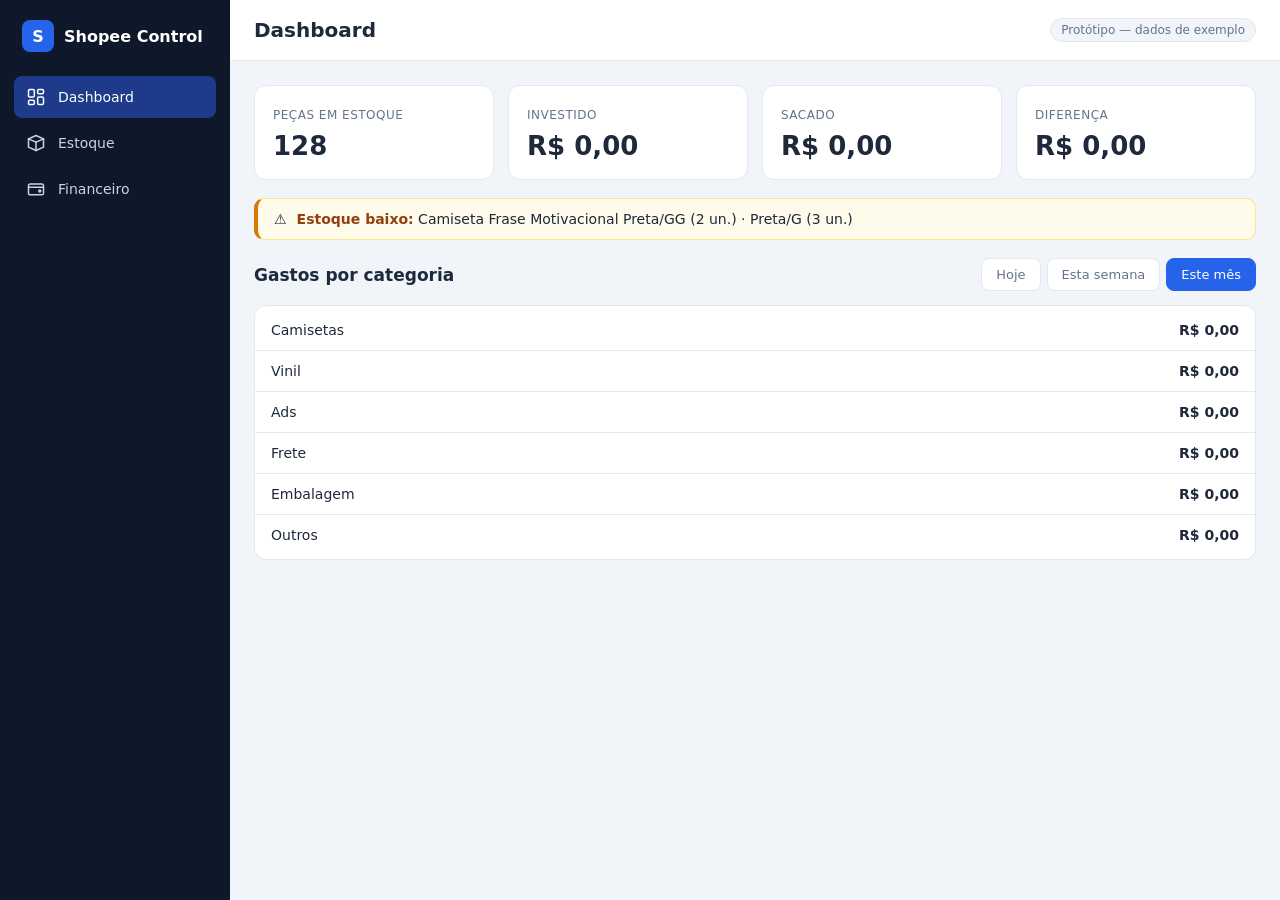
<file: index.html>
<!DOCTYPE html>
<html lang="pt-BR">
<head>
  <meta charset="UTF-8">
  <meta name="viewport" content="width=device-width, initial-scale=1">
  <title>Shopee Control</title>
  <style>
/* ===== CORES E MEDIDAS (mude aqui para trocar o visual do app inteiro) ===== */
:root {
  --azul: #2563eb;
  --menu: #0f172a;
  --menu-ativo: #1e3a8a;
  --fundo: #f1f5f9;
  --borda: #e2e8f0;
  --texto: #1e293b;
  --suave: #64748b;
  --largura-menu: 230px;
}

* { box-sizing: border-box; }
[hidden] { display: none !important; }
body { margin: 0; font-family: system-ui, -apple-system, "Segoe UI", Arial, sans-serif; background: var(--fundo); color: var(--texto); }
h1, h2 { margin: 0; }

/* ===== ESTRUTURA GERAL ===== */
.app { display: flex; min-height: 100vh; }
.conteudo { flex: 1; min-width: 0; }
main { padding: 24px; max-width: 1100px; }

/* ===== MENU LATERAL ===== */
.menu { width: var(--largura-menu); background: var(--menu); color: #fff; padding: 20px 14px; position: sticky; top: 0; height: 100vh; flex-shrink: 0; }
.marca { display: flex; align-items: center; gap: 10px; padding: 0 8px 24px; font-weight: 700; font-size: 16px; }
.marca-icone { width: 32px; height: 32px; border-radius: 8px; background: var(--azul); display: grid; place-items: center; }
.menu nav { display: flex; flex-direction: column; gap: 4px; }
.menu a { display: flex; align-items: center; gap: 12px; padding: 11px 12px; border-radius: 8px; color: #cbd5e1; text-decoration: none; font-size: 14px; }
.menu a:hover { background: rgba(255,255,255,.06); }
.menu a.ativo { background: var(--menu-ativo); color: #fff; }
.menu svg { width: 20px; height: 20px; fill: none; stroke: currentColor; stroke-width: 1.8; stroke-linecap: round; stroke-linejoin: round; flex-shrink: 0; }

/* ===== TOPO ===== */
.topo { display: flex; align-items: center; justify-content: space-between; padding: 18px 24px; background: #fff; border-bottom: 1px solid var(--borda); }
.topo h1 { font-size: 20px; }
.selo { font-size: 12px; color: var(--suave); background: var(--fundo); border: 1px solid var(--borda); padding: 4px 10px; border-radius: 999px; }

/* ===== CARDS E PAINÉIS ===== */
.cards { display: grid; grid-template-columns: repeat(4, 1fr); gap: 14px; margin-bottom: 18px; }
.cards.tres { grid-template-columns: repeat(3, 1fr); }
.card, .painel { background: #fff; border: 1px solid var(--borda); border-radius: 12px; }
.card { padding: 18px; }
.card small { color: var(--suave); font-size: 12px; text-transform: uppercase; letter-spacing: .5px; }
.card b { display: block; margin-top: 8px; font-size: 26px; }
.painel.vazio { padding: 28px; text-align: center; color: var(--suave); }
.painel.vazio h2 { color: var(--texto); font-size: 17px; margin-bottom: 8px; }
.painel.texto { padding: 20px 22px; }
.painel.texto h2 { font-size: 15px; margin-bottom: 6px; }
.painel.texto p { margin: 0; color: var(--suave); font-size: 14px; line-height: 1.5; }

/* Aviso: destaque de estoque baixo, igual ao card amarelo do dashboard */
.aviso { display: flex; gap: 10px; align-items: flex-start; background: #fffbeb; border: 1px solid #fde68a; border-left: 4px solid #d97706; border-radius: 10px; padding: 12px 16px; margin-bottom: 18px; font-size: 14px; }
.aviso b { color: #92400e; }

/* Nota de rodapé abaixo das tabelas, avisando que são dados de exemplo */
.nota { font-size: 12px; color: var(--suave); margin-top: 10px; }

.baixo { color: #dc2626; font-weight: 700; }
.btn.cinza { background: #64748b; }
.acao-linha { display: flex; gap: 6px; }
.mini { width: 28px; height: 28px; border: 1px solid #cbd5e1; background: #fff; border-radius: 6px; cursor: pointer; font-size: 14px; line-height: 1; }
.mini:hover { background: #fee2e2; border-color: #fca5a5; }

/* ===== MODAL (formulário de nova movimentação) ===== */
dialog#modal-mov { border: 0; border-radius: 14px; padding: 0; width: 92%; max-width: 380px; box-shadow: 0 20px 40px rgba(0,0,0,.2); }
dialog#modal-mov::backdrop { background: rgba(15, 23, 42, .45); }
dialog#modal-mov form { padding: 22px; display: flex; flex-direction: column; gap: 14px; }
dialog#modal-mov h2 { font-size: 17px; margin-bottom: 4px; }
.campo { display: flex; flex-direction: column; gap: 6px; }
.campo label { font-size: 12px; color: var(--suave); font-weight: 600; }
.campo input, .campo select { padding: 10px 11px; border: 1px solid #cbd5e1; border-radius: 8px; font-size: 14px; font-family: inherit; }
.campo-acoes { display: flex; justify-content: flex-end; gap: 8px; margin-top: 6px; }

/* ===== DASHBOARD: filtro de período e lista de gastos por categoria ===== */
.filtro-periodo { display: flex; gap: 6px; }
.filtro-periodo button { padding: 8px 14px; border: 1px solid var(--borda); background: #fff; color: var(--suave); border-radius: 8px; font-size: 13px; font-family: inherit; cursor: pointer; }
.filtro-periodo button.ativo { background: var(--azul); color: #fff; border-color: var(--azul); }
.lista-categorias { padding: 4px 0; }
.cat-linha { display: flex; justify-content: space-between; padding: 12px 16px; border-bottom: 1px solid var(--borda); font-size: 14px; }
.cat-linha:last-child { border-bottom: 0; }
.cat-linha b { font-weight: 600; }

/* ===== BARRA DE AÇÕES, BOTÕES E TABELAS ===== */
.barra { display: flex; align-items: center; justify-content: space-between; gap: 12px; margin-bottom: 14px; }
.barra h2 { font-size: 17px; }
.barra input { flex: 1; max-width: 360px; padding: 10px 12px; border: 1px solid #cbd5e1; border-radius: 8px; font-size: 14px; background: #fff; }
.btn { background: var(--azul); color: #fff; border: 0; padding: 10px 16px; border-radius: 8px; font-size: 14px; cursor: pointer; white-space: nowrap; }
.btn:disabled, .barra input:disabled { opacity: .55; cursor: not-allowed; }
.rolagem { overflow-x: auto; }
table { width: 100%; border-collapse: collapse; font-size: 14px; }
th, td { padding: 12px 16px; text-align: left; border-bottom: 1px solid var(--borda); white-space: nowrap; }
th { background: #f8fafc; color: var(--suave); font-size: 12px; text-transform: uppercase; }
tbody tr:last-child td { border-bottom: 0; }
.vazio-linha { text-align: center; color: var(--suave); padding: 36px 16px; white-space: normal; }

/* ===== CELULAR: menu vira barra inferior ===== */
@media (max-width: 760px) {
  .menu { position: fixed; bottom: 0; left: 0; right: 0; top: auto; width: 100%; height: auto; padding: 6px; z-index: 10; border-top: 1px solid #1e293b; }
  .marca { display: none; }
  .menu nav { flex-direction: row; justify-content: space-around; }
  .menu a { flex-direction: column; gap: 3px; font-size: 11px; padding: 8px 14px; }
  main { padding: 16px 16px 90px; }
  .topo { padding: 14px 16px; }
  .cards, .cards.tres { grid-template-columns: repeat(2, 1fr); }
  .cards.tres .card:last-child { grid-column: span 2; }
  .barra { flex-wrap: wrap; }
  .barra input { max-width: none; }
}

  </style>
</head>
<body>
<div class="app">

  <!-- MENU: barra lateral no computador, barra inferior no celular -->
  <aside class="menu">
    <div class="marca"><span class="marca-icone">S</span><span class="marca-texto">Shopee Control</span></div>
    <nav>
      <a href="#dashboard" data-pagina="dashboard">
        <svg viewBox="0 0 24 24"><rect x="3" y="3" width="7" height="9" rx="1.5"/><rect x="14" y="3" width="7" height="5" rx="1.5"/><rect x="14" y="12" width="7" height="9" rx="1.5"/><rect x="3" y="16" width="7" height="5" rx="1.5"/></svg>
        <span>Dashboard</span>
      </a>
      <a href="#estoque" data-pagina="estoque">
        <svg viewBox="0 0 24 24"><path d="M3 7l9-4 9 4-9 4-9-4z"/><path d="M3 7v10l9 4 9-4V7"/><path d="M12 11v10"/></svg>
        <span>Estoque</span>
      </a>
      <a href="#financeiro" data-pagina="financeiro">
        <svg viewBox="0 0 24 24"><rect x="3" y="6" width="18" height="13" rx="2"/><path d="M3 10h18"/><circle cx="16.5" cy="14.5" r="1.2"/></svg>
        <span>Financeiro</span>
      </a>
    </nav>
  </aside>

  <div class="conteudo">
    <header class="topo">
      <h1 id="titulo">Dashboard</h1>
      <span class="selo">Protótipo — dados de exemplo</span>
    </header>

    <main>
      <!-- PÁGINA: DASHBOARD -->
      <section class="pagina" id="pagina-dashboard">
        <div class="cards">
          <div class="card"><small>Peças em estoque</small><b>128</b></div>
          <div class="card"><small>Investido</small><b id="dash-investido">R$ 0,00</b></div>
          <div class="card"><small>Sacado</small><b id="dash-sacado">R$ 0,00</b></div>
          <div class="card"><small>Diferença</small><b id="dash-diferenca">R$ 0,00</b></div>
        </div>

        <div class="aviso">
          <span>⚠️</span>
          <span><b>Estoque baixo:</b> Camiseta Frase Motivacional Preta/GG (2 un.) · Preta/G (3 un.)</span>
        </div>

        <div class="barra">
          <h2>Gastos por categoria</h2>
          <div class="filtro-periodo">
            <button type="button" data-periodo="hoje">Hoje</button>
            <button type="button" data-periodo="semana">Esta semana</button>
            <button type="button" data-periodo="mes" class="ativo">Este mês</button>
          </div>
        </div>
        <div class="painel">
          <div id="dash-categorias" class="lista-categorias"></div>
        </div>
      </section>

      <!-- PÁGINA: ESTOQUE -->
      <section class="pagina" id="pagina-estoque" hidden>
        <div class="barra">
          <input type="search" placeholder="Buscar modelo, cor ou tamanho">
          <button class="btn">+ Novo item</button>
        </div>
        <div class="painel">
          <div class="rolagem">
            <table>
              <thead><tr><th>Modelo / Estampa</th><th>Cor</th><th>Tamanho</th><th>Quantidade</th><th>Custo unitário</th></tr></thead>
              <tbody>
                <tr><td>Camiseta Frase Motivacional</td><td>Branca</td><td>M</td><td>18</td><td>R$ 18,50</td></tr>
                <tr><td>Camiseta Frase Motivacional</td><td>Preta</td><td>G</td><td class="baixo">3</td><td>R$ 18,50</td></tr>
                <tr><td>Camiseta Frase Motivacional</td><td>Preta</td><td>GG</td><td class="baixo">2</td><td>R$ 19,00</td></tr>
                <tr><td>Camiseta Minimalista</td><td>Branca</td><td>P</td><td>24</td><td>R$ 17,90</td></tr>
                <tr><td>Camiseta Minimalista</td><td>Cinza</td><td>M</td><td>15</td><td>R$ 17,90</td></tr>
              </tbody>
            </table>
          </div>
        </div>
        <p class="nota">Dados de exemplo — cadastro e cálculo de estoque entram na próxima etapa.</p>
      </section>

      <!-- PÁGINA: FINANCEIRO -->
      <section class="pagina" id="pagina-financeiro" hidden>
        <div class="cards">
          <div class="card"><small>Total investido (gastos)</small><b id="fin-investido">R$ 0,00</b></div>
          <div class="card"><small>Total sacado</small><b id="fin-sacado">R$ 0,00</b></div>
        </div>
        <div class="barra">
          <h2>Movimentações</h2>
          <button class="btn" id="btn-nova-mov">+ Nova movimentação</button>
        </div>
        <div class="painel">
          <div class="rolagem">
            <table>
              <thead><tr><th>Data</th><th>Tipo</th><th>Categoria</th><th>Descrição</th><th>Valor</th><th></th></tr></thead>
              <tbody id="tabela-financeiro"></tbody>
            </table>
          </div>
        </div>
        <p class="nota">Saque não é gasto: o total investido soma só os gastos, e o total sacado soma só os saques.</p>
      </section>
    </main>
  </div>

</div>

<!-- MODAL: formulário de nova movimentação financeira -->
<dialog id="modal-mov">
  <form id="form-mov" method="dialog">
    <h2>Nova movimentação</h2>

    <div class="campo">
      <label for="mov-tipo">Tipo</label>
      <select id="mov-tipo" required>
        <option value="gasto">Gasto</option>
        <option value="saque">Saque</option>
      </select>
    </div>

    <div class="campo" id="campo-categoria">
      <label for="mov-categoria">Categoria</label>
      <select id="mov-categoria">
        <option value="Camisetas">Camisetas</option>
        <option value="Vinil">Vinil</option>
        <option value="Ads">Ads</option>
        <option value="Frete">Frete</option>
        <option value="Embalagem">Embalagem</option>
        <option value="Outros">Outros</option>
      </select>
    </div>

    <div class="campo">
      <label for="mov-valor">Valor (R$)</label>
      <input type="number" id="mov-valor" min="0.01" step="0.01" placeholder="0,00" required>
    </div>

    <div class="campo">
      <label for="mov-data">Data</label>
      <input type="date" id="mov-data" required>
    </div>

    <div class="campo">
      <label for="mov-descricao">Descrição (opcional)</label>
      <input type="text" id="mov-descricao" placeholder="Ex: rolo de vinil preto">
    </div>

    <div class="campo-acoes">
      <button type="button" class="btn cinza" id="btn-cancelar-mov">Cancelar</button>
      <button type="submit" class="btn">Salvar</button>
    </div>
  </form>
</dialog>

<script>
/* NAVEGAÇÃO: mostra uma página por vez, conforme o endereço (#dashboard, #estoque, #financeiro) */

const paginas = { dashboard: "Dashboard", estoque: "Estoque", financeiro: "Financeiro" };

function mostrarPagina() {
  const nome = location.hash.slice(1);
  const atual = nome in paginas ? nome : "dashboard";

  document.querySelectorAll(".pagina").forEach(secao => {
    secao.hidden = secao.id !== "pagina-" + atual;
  });

  document.querySelectorAll(".menu a").forEach(link => {
    const ativo = link.dataset.pagina === atual;
    link.classList.toggle("ativo", ativo);
    if (ativo) link.setAttribute("aria-current", "page"); else link.removeAttribute("aria-current");
  });

  document.getElementById("titulo").textContent = paginas[atual];
  document.title = paginas[atual] + " · Shopee Control";
  window.scrollTo(0, 0);
}

window.addEventListener("hashchange", mostrarPagina);
mostrarPagina();


/* ===== FINANCEIRO: registro de gastos e saques, guardado no navegador ===== */

const CHAVE_FINANCEIRO = "shopee-control-financeiro-v1";
const $ = id => document.getElementById(id);
const moeda = n => n.toLocaleString("pt-BR", { style: "currency", currency: "BRL" });
const dataBR = iso => { const [a, m, d] = iso.split("-"); return `${d}/${m}/${a}`; };
const escapar = t => String(t).replace(/[&<>"']/g, c => ({ "&":"&amp;","<":"&lt;",">":"&gt;",'"':"&quot;","'":"&#39;" }[c]));

function carregarMovimentacoes() {
  try { return JSON.parse(localStorage.getItem(CHAVE_FINANCEIRO)) || []; }
  catch (e) { return []; }
}
function salvarMovimentacoes(lista) {
  try { localStorage.setItem(CHAVE_FINANCEIRO, JSON.stringify(lista)); return true; }
  catch (e) { alert("Não consegui salvar no navegador. O dado não foi guardado."); return false; }
}

let movimentacoes = carregarMovimentacoes();

function desenharFinanceiro() {
  const ordenadas = [...movimentacoes].sort((a, b) => b.data.localeCompare(a.data));

  $("tabela-financeiro").innerHTML = ordenadas.map(mov => `
    <tr>
      <td>${dataBR(mov.data)}</td>
      <td>${mov.tipo === "gasto" ? "Gasto" : "Saque"}</td>
      <td>${mov.tipo === "gasto" ? escapar(mov.categoria) : "—"}</td>
      <td>${mov.descricao ? escapar(mov.descricao) : "—"}</td>
      <td>${moeda(mov.valor)}</td>
      <td class="acao-linha"><button class="mini" data-id="${mov.id}" title="Excluir">🗑</button></td>
    </tr>`).join("") || `<tr><td colspan="6" class="vazio-linha">Nenhuma movimentação registrada ainda.</td></tr>`;

  // Regra: saque não é gasto — cada total soma só o seu próprio tipo.
  const totalInvestido = movimentacoes.filter(m => m.tipo === "gasto").reduce((s, m) => s + m.valor, 0);
  const totalSacado = movimentacoes.filter(m => m.tipo === "saque").reduce((s, m) => s + m.valor, 0);
  $("fin-investido").textContent = moeda(totalInvestido);
  $("fin-sacado").textContent = moeda(totalSacado);
}

function alternarCampoCategoria() {
  const ehGasto = $("mov-tipo").value === "gasto";
  $("campo-categoria").hidden = !ehGasto;
  $("mov-categoria").required = ehGasto;
}


/* ===== DASHBOARD: mesmas movimentações do Financeiro, por período ===== */

const CATEGORIAS = ["Camisetas", "Vinil", "Ads", "Frete", "Embalagem", "Outros"];
let periodoAtual = "mes"; // período inicial ao abrir o app

// Data local em formato AAAA-MM-DD, sem o deslocamento de fuso horário do toISOString()
function paraISO(d) {
  const ano = d.getFullYear(), mes = String(d.getMonth() + 1).padStart(2, "0"), dia = String(d.getDate()).padStart(2, "0");
  return `${ano}-${mes}-${dia}`;
}

function inicioFimSemana() {
  const hoje = new Date();
  const diaSemana = hoje.getDay(); // 0 = domingo ... 6 = sábado
  const voltarAteSegunda = diaSemana === 0 ? 6 : diaSemana - 1;
  const segunda = new Date(hoje); segunda.setDate(hoje.getDate() - voltarAteSegunda);
  const domingo = new Date(segunda); domingo.setDate(segunda.getDate() + 6);
  return { inicio: paraISO(segunda), fim: paraISO(domingo) };
}

function movimentacoesNoPeriodo(periodo) {
  const hoje = paraISO(new Date());
  if (periodo === "hoje") return movimentacoes.filter(m => m.data === hoje);
  if (periodo === "semana") {
    const { inicio, fim } = inicioFimSemana();
    return movimentacoes.filter(m => m.data >= inicio && m.data <= fim);
  }
  return movimentacoes.filter(m => m.data.slice(0, 7) === hoje.slice(0, 7)); // este mês
}

function desenharDashboard() {
  const lista = movimentacoesNoPeriodo(periodoAtual);
  const investido = lista.filter(m => m.tipo === "gasto").reduce((s, m) => s + m.valor, 0);
  const sacado = lista.filter(m => m.tipo === "saque").reduce((s, m) => s + m.valor, 0);
  const diferenca = investido - sacado;

  $("dash-investido").textContent = moeda(investido);
  $("dash-sacado").textContent = moeda(sacado);
  const elDiferenca = $("dash-diferenca");
  elDiferenca.textContent = moeda(diferenca);
  elDiferenca.classList.toggle("baixo", diferenca < 0);

  const somas = Object.fromEntries(CATEGORIAS.map(c => [c, 0]));
  lista.filter(m => m.tipo === "gasto").forEach(m => { somas[m.categoria] = (somas[m.categoria] || 0) + m.valor; });
  $("dash-categorias").innerHTML = CATEGORIAS.map(c => `<div class="cat-linha"><span>${c}</span><b>${moeda(somas[c])}</b></div>`).join("");
}

document.querySelectorAll(".filtro-periodo button").forEach(btn => {
  btn.addEventListener("click", () => {
    periodoAtual = btn.dataset.periodo;
    document.querySelectorAll(".filtro-periodo button").forEach(b => b.classList.toggle("ativo", b === btn));
    desenharDashboard();
  });
});

if ($("modal-mov")) {
  $("mov-tipo").addEventListener("change", alternarCampoCategoria);

  $("btn-nova-mov").addEventListener("click", () => {
    $("form-mov").reset();
    $("mov-data").value = paraISO(new Date());
    alternarCampoCategoria();
    $("modal-mov").showModal();
  });

  $("btn-cancelar-mov").addEventListener("click", () => $("modal-mov").close());

  $("form-mov").addEventListener("submit", e => {
    e.preventDefault();
    const tipo = $("mov-tipo").value;
    const valor = parseFloat($("mov-valor").value);
    if (!valor || valor <= 0) { alert("Informe um valor maior que zero."); return; }

    movimentacoes.push({
      id: Date.now(),
      tipo,
      categoria: tipo === "gasto" ? $("mov-categoria").value : null,
      valor,
      data: $("mov-data").value,
      descricao: $("mov-descricao").value.trim()
    });
    salvarMovimentacoes(movimentacoes);
    desenharFinanceiro();
    desenharDashboard();
    $("modal-mov").close();
  });

  $("tabela-financeiro").addEventListener("click", e => {
    const btn = e.target.closest("button[data-id]");
    if (!btn) return;
    if (!confirm("Excluir esta movimentação?")) return;
    movimentacoes = movimentacoes.filter(m => m.id !== Number(btn.dataset.id));
    salvarMovimentacoes(movimentacoes);
    desenharFinanceiro();
    desenharDashboard();
  });

  desenharFinanceiro();
  desenharDashboard();
}

</script>
</body>
</html>
</file>
